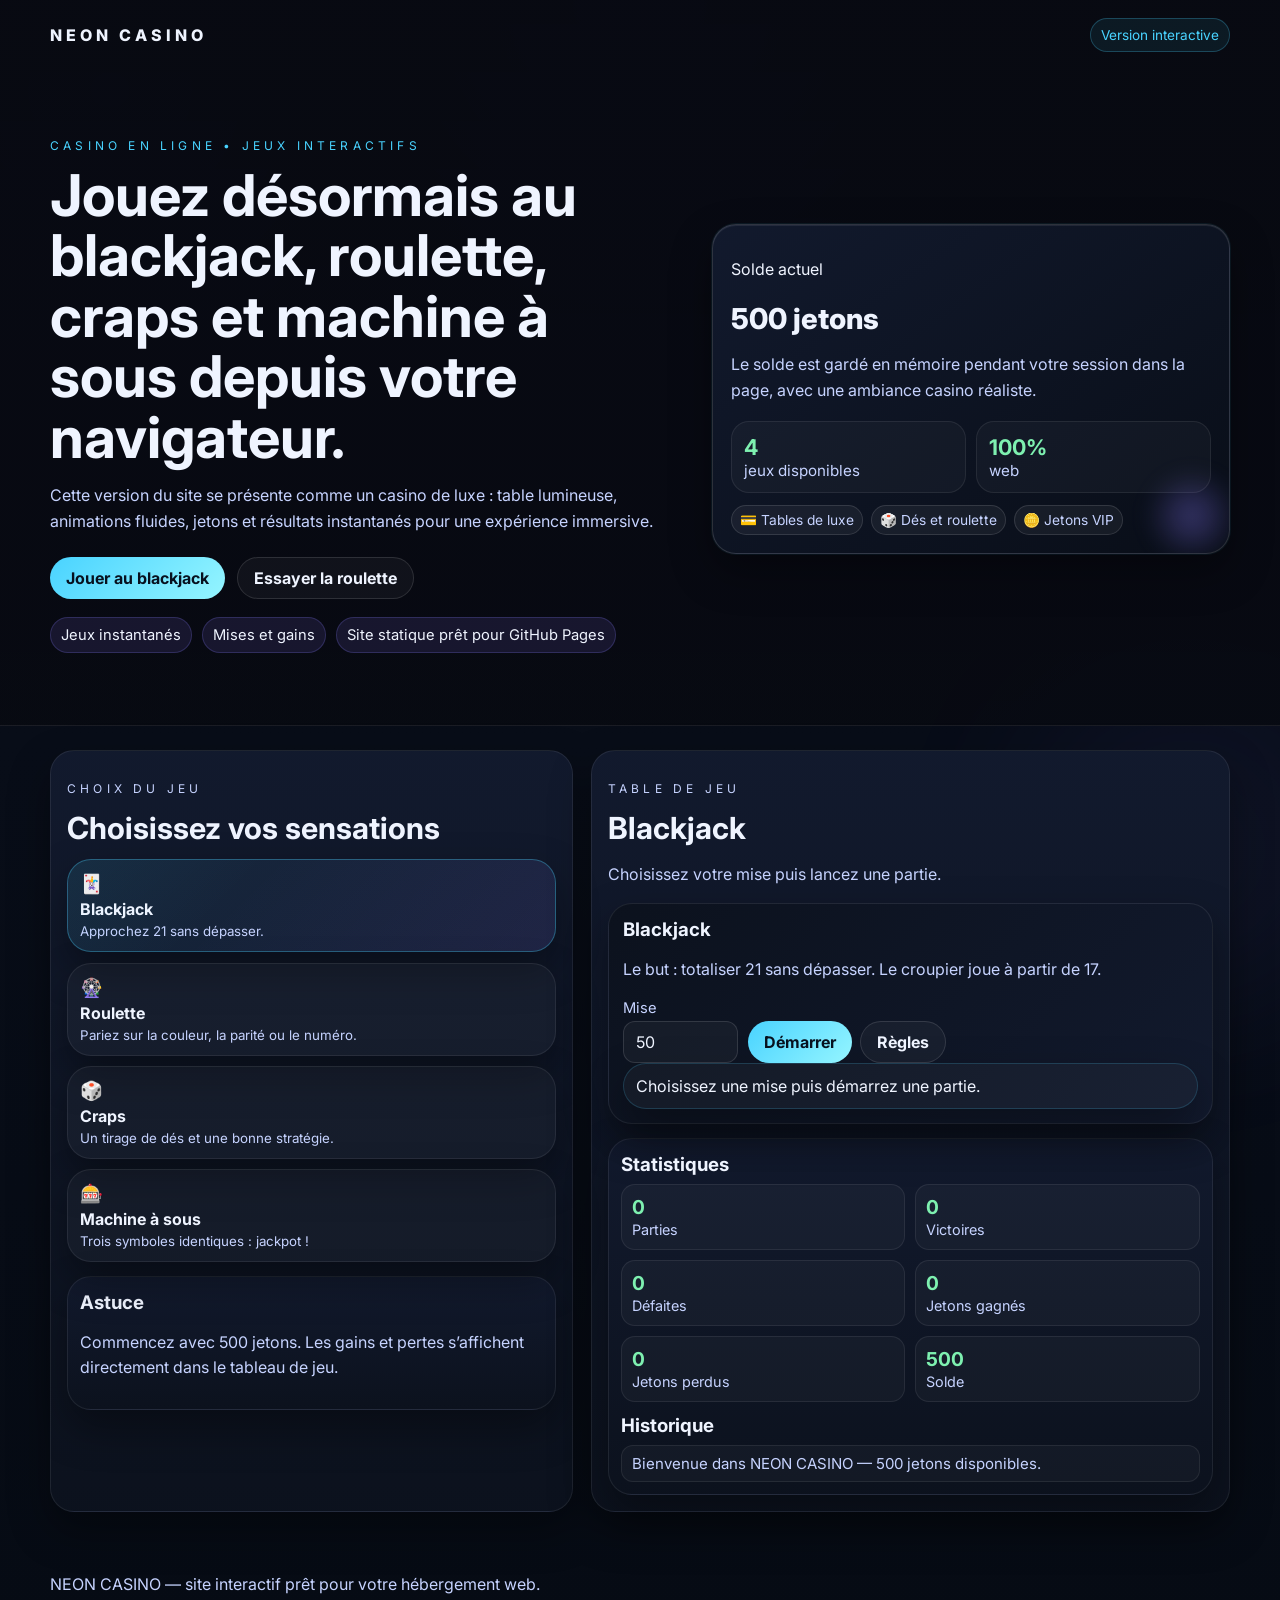
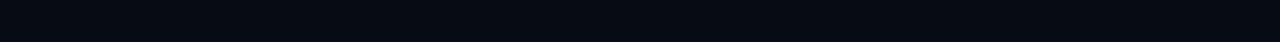
<file: index.html>
<!doctype html>
<html lang="fr">
  <head>
    <meta charset="UTF-8" />
    <meta name="viewport" content="width=device-width, initial-scale=1.0" />
    <title>NEON CASINO — Jeux interactifs</title>
    <meta
      name="description"
      content="Jouez au blackjack, à la roulette, au craps et à la machine à sous directement sur le site."
    />
    <link rel="preconnect" href="https://fonts.googleapis.com" />
    <link rel="preconnect" href="https://fonts.gstatic.com" crossorigin />
    <link
      href="https://fonts.googleapis.com/css2?family=Inter:wght@400;500;600;700;800&display=swap"
      rel="stylesheet"
    />
    <link rel="stylesheet" href="styles.css" />
  </head>
  <body>
    <header class="hero-shell">
      <nav class="topbar container">
        <a class="brand" href="#top">NEON CASINO</a>
        <span class="badge">Version interactive</span>
      </nav>

      <section class="hero container" id="top">
        <div class="hero-copy">
          <p class="eyebrow">Casino en ligne • jeux interactifs</p>
          <h1>Jouez désormais au blackjack, roulette, craps et machine à sous depuis votre navigateur.</h1>
          <p class="lede">
            Cette version du site se présente comme un casino de luxe : table lumineuse,
            animations fluides, jetons et résultats instantanés pour une expérience immersive.
          </p>
          <div class="hero-actions">
            <button class="button button-primary" data-game="blackjack">Jouer au blackjack</button>
            <button class="button button-secondary" data-game="roulette">Essayer la roulette</button>
          </div>
          <ul class="pill-list">
            <li>Jeux instantanés</li>
            <li>Mises et gains</li>
            <li>Site statique prêt pour GitHub Pages</li>
          </ul>
        </div>

        <aside class="hero-card">
          <p class="mini-label">Solde actuel</p>
          <div class="balance-chip"><span id="balanceValue">500</span> jetons</div>
          <p class="muted">Le solde est gardé en mémoire pendant votre session dans la page, avec une ambiance casino réaliste.</p>
          <div class="mini-grid">
            <article>
              <strong>4</strong>
              <span>jeux disponibles</span>
            </article>
            <article>
              <strong>100%</strong>
              <span>web</span>
            </article>
          </div>
          <div class="chip-strip" aria-label="Ambiance de casino">
            <span>💳 Tables de luxe</span>
            <span>🎲 Dés et roulette</span>
            <span>🪙 Jetons VIP</span>
          </div>
        </aside>
      </section>
    </header>

    <main class="container page-grid">
      <section class="panel left-panel">
        <div class="panel-heading">
          <p class="eyebrow">Choix du jeu</p>
          <h2>Choisissez vos sensations</h2>
        </div>

        <div class="game-list">
          <button class="game-card active" data-game="blackjack">
            <span class="game-icon">🃏</span>
            <strong>Blackjack</strong>
            <small>Approchez 21 sans dépasser.</small>
          </button>
          <button class="game-card" data-game="roulette">
            <span class="game-icon">🎡</span>
            <strong>Roulette</strong>
            <small>Pariez sur la couleur, la parité ou le numéro.</small>
          </button>
          <button class="game-card" data-game="craps">
            <span class="game-icon">🎲</span>
            <strong>Craps</strong>
            <small>Un tirage de dés et une bonne stratégie.</small>
          </button>
          <button class="game-card" data-game="slots">
            <span class="game-icon">🎰</span>
            <strong>Machine à sous</strong>
            <small>Trois symboles identiques : jackpot !</small>
          </button>
        </div>

        <article class="info-card">
          <h3>Astuce</h3>
          <p>Commencez avec 500 jetons. Les gains et pertes s’affichent directement dans le tableau de jeu.</p>
        </article>
      </section>

      <section class="panel main-panel">
        <div class="panel-heading">
          <p class="eyebrow">Table de jeu</p>
          <h2 id="gameTitle">Blackjack</h2>
          <p id="gameIntro" class="muted">Choisissez votre mise et cliquez sur « Démarrer ».</p>
        </div>

        <div id="gameArea" class="game-shell"></div>

        <article class="status-card">
          <h3>Statistiques</h3>
          <div id="statsGrid" class="stats-grid"></div>
          <h3>Historique</h3>
          <ul id="historyList" class="history-list"></ul>
        </article>
      </section>
    </main>

    <footer class="footer container">
      <p>NEON CASINO — site interactif prêt pour votre hébergement web.</p>
    </footer>

    <script src="script.js"></script>
  </body>
</html>
</file>
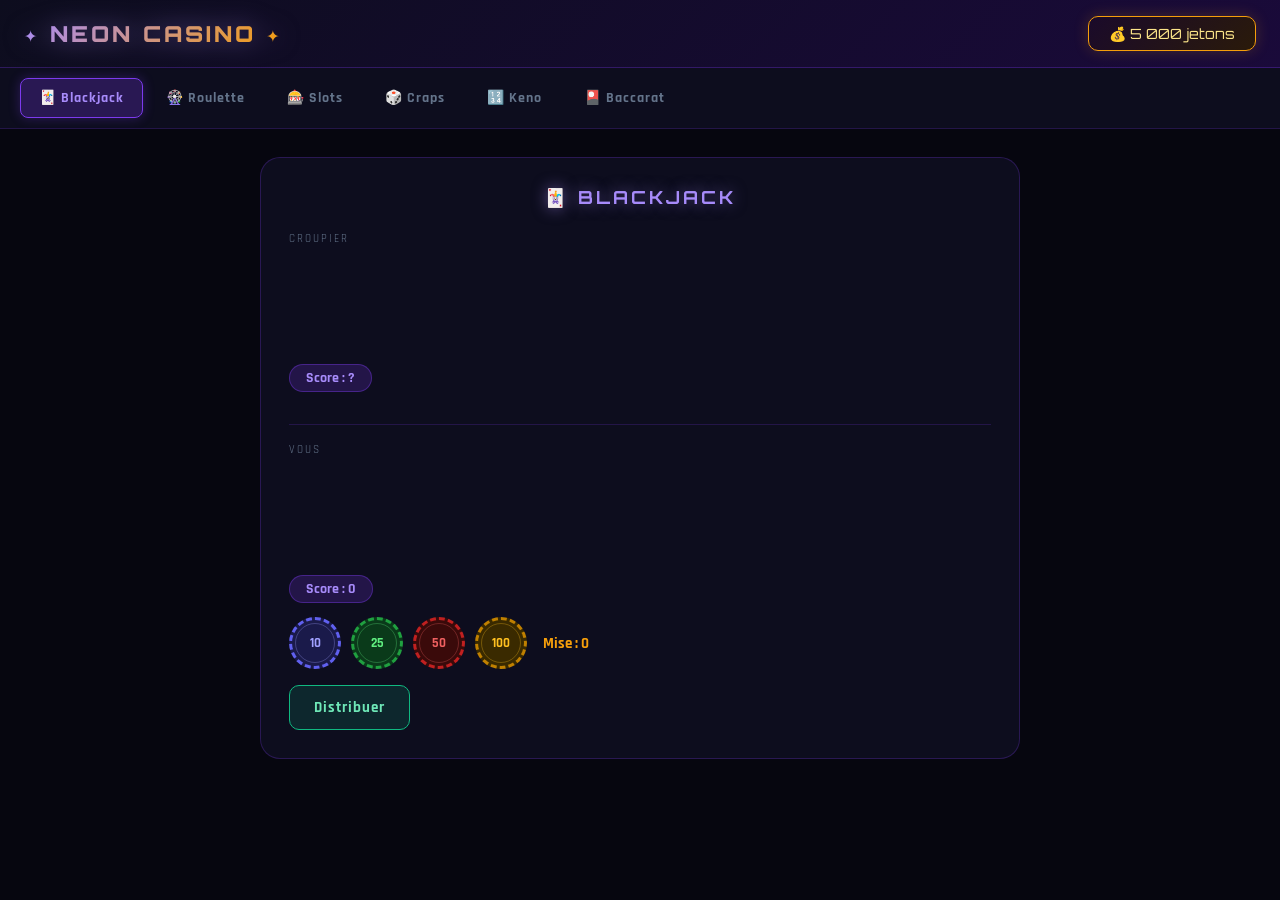
<file: index copy.html>
<!DOCTYPE html>
<html lang="fr">
<head>
<meta charset="UTF-8">
<meta name="viewport" content="width=device-width, initial-scale=1.0">
<title>Neon Casino</title>
<style>
@import url('https://fonts.googleapis.com/css2?family=Orbitron:wght@400;700;900&family=Rajdhani:wght@400;600;700&display=swap');

:root {
  --bg:       #06060f;
  --bg2:      #0d0d1e;
  --bg3:      #12122a;
  --purple:   #7c3aed;
  --purple2:  #a78bfa;
  --gold:     #f59e0b;
  --gold2:    #fde68a;
  --green:    #10b981;
  --green2:   #6ee7b7;
  --red:      #ef4444;
  --red2:     #fca5a5;
  --cyan:     #06b6d4;
  --pink:     #ec4899;
  --text:     #e2e8f0;
  --muted:    #64748b;
}

* { box-sizing: border-box; margin: 0; padding: 0; }

body {
  background: var(--bg);
  color: var(--text);
  font-family: 'Rajdhani', sans-serif;
  min-height: 100vh;
  overflow-x: hidden;
}

/* HEADER */
.header {
  background: linear-gradient(135deg, #0d0d1e 0%, #1a0a3a 100%);
  border-bottom: 1px solid rgba(124,58,237,0.3);
  padding: 16px 24px;
  display: flex; justify-content: space-between; align-items: center;
  position: sticky; top: 0; z-index: 100;
  backdrop-filter: blur(10px);
}
.logo {
  font-family: 'Orbitron', monospace;
  font-size: 22px; font-weight: 900;
  background: linear-gradient(135deg, var(--purple2), var(--gold));
  -webkit-background-clip: text; -webkit-text-fill-color: transparent;
  letter-spacing: 3px;
  text-shadow: none;
  filter: drop-shadow(0 0 12px rgba(167,139,250,0.5));
}
.balance {
  background: linear-gradient(135deg, #1a0a2a, #2a1a0a);
  border: 1px solid var(--gold);
  border-radius: 10px; padding: 8px 20px;
  font-family: 'Orbitron', monospace;
  font-size: 14px; color: var(--gold2);
  box-shadow: 0 0 15px rgba(245,158,11,0.2);
}

/* NAV */
.nav {
  background: var(--bg2);
  border-bottom: 1px solid rgba(124,58,237,0.2);
  display: flex; gap: 4px; padding: 10px 20px; flex-wrap: wrap;
}
.nav-btn {
  padding: 10px 18px; border-radius: 8px;
  border: 1px solid transparent;
  background: transparent; color: var(--muted);
  cursor: pointer; font-family: 'Rajdhani', sans-serif;
  font-size: 14px; font-weight: 700; letter-spacing: 1px;
  transition: all 0.25s;
}
.nav-btn:hover { background: rgba(124,58,237,0.15); color: var(--purple2); border-color: rgba(124,58,237,0.3); }
.nav-btn.active { background: rgba(124,58,237,0.25); border-color: var(--purple); color: var(--purple2); box-shadow: 0 0 12px rgba(124,58,237,0.3); }

.game-area { padding: 28px 20px; max-width: 800px; margin: 0 auto; }

/* SHARED */
.game-panel {
  background: var(--bg2);
  border: 1px solid rgba(124,58,237,0.25);
  border-radius: 20px; padding: 28px;
}
.panel-title {
  font-family: 'Orbitron', monospace;
  font-size: 18px; font-weight: 700;
  color: var(--purple2); text-align: center;
  letter-spacing: 3px; margin-bottom: 24px;
  text-shadow: 0 0 15px rgba(167,139,250,0.5);
}
.chips-row { display: flex; gap: 10px; align-items: center; flex-wrap: wrap; margin-bottom: 16px; }
.chip {
  width: 52px; height: 52px; border-radius: 50%;
  border: 3px dashed; display: flex; align-items: center; justify-content: center;
  font-weight: 900; font-size: 13px; cursor: pointer;
  transition: all 0.2s; position: relative; user-select: none;
}
.chip::before {
  content: ''; position: absolute; inset: 3px;
  border-radius: 50%; border: 1px solid currentColor; opacity: 0.3;
}
.chip:hover { transform: scale(1.15) rotate(5deg); filter: brightness(1.3); }
.chip.c10  { background: #1a1a4a; border-color: #6060ef; color: #a0a0ff; }
.chip.c25  { background: #0a3a1a; border-color: #20a040; color: #60ef80; }
.chip.c50  { background: #3a0a0a; border-color: #c02020; color: #ef6060; }
.chip.c100 { background: #3a2a00; border-color: #c08000; color: #ffc020; }
.bet-label { color: var(--gold); font-size: 15px; font-weight: 700; margin-left: 6px; }
.btn {
  padding: 12px 24px; border-radius: 10px; border: 1px solid;
  cursor: pointer; font-family: 'Rajdhani', sans-serif;
  font-size: 15px; font-weight: 700; letter-spacing: 1px;
  transition: all 0.2s;
}
.btn:hover { transform: translateY(-2px); filter: brightness(1.2); }
.btn:active { transform: translateY(0); }
.btn-purple { background: rgba(124,58,237,0.2); border-color: var(--purple); color: var(--purple2); box-shadow: 0 0 10px rgba(124,58,237,0.2); }
.btn-green  { background: rgba(16,185,129,0.15); border-color: var(--green); color: var(--green2); }
.btn-red    { background: rgba(239,68,68,0.15); border-color: var(--red); color: var(--red2); }
.btn-gray   { background: rgba(100,116,139,0.15); border-color: var(--muted); color: #94a3b8; }
.btn-gold   { background: rgba(245,158,11,0.15); border-color: var(--gold); color: var(--gold2); }
.btns-row { display: flex; gap: 10px; flex-wrap: wrap; }
.result-box {
  text-align: center; font-size: 20px; font-weight: 700;
  padding: 16px; border-radius: 12px; margin-top: 18px;
  display: none; font-family: 'Orbitron', monospace; letter-spacing: 1px;
}
.res-win  { background: rgba(16,185,129,0.1); border: 1px solid var(--green); color: var(--green2); display: block; animation: glow-green 0.5s ease; }
.res-lose { background: rgba(239,68,68,0.1); border: 1px solid var(--red); color: var(--red2); display: block; }
.res-push { background: rgba(245,158,11,0.1); border: 1px solid var(--gold); color: var(--gold2); display: block; }
@keyframes glow-green { 0%{box-shadow:0 0 0 rgba(16,185,129,0)} 50%{box-shadow:0 0 30px rgba(16,185,129,0.5)} 100%{box-shadow:0 0 10px rgba(16,185,129,0.2)} }
.divider { border-top: 1px solid rgba(124,58,237,0.2); margin: 18px 0; }
.section-lbl { font-size: 11px; color: var(--muted); text-transform: uppercase; letter-spacing: 2px; margin-bottom: 8px; }

/* CARDS */
.cards-area { display: flex; gap: 10px; flex-wrap: wrap; min-height: 100px; margin-bottom: 10px; }
.playing-card {
  width: 65px; height: 95px; border-radius: 10px;
  background: #fff; border: 2px solid #e2e8f0;
  display: flex; align-items: center; justify-content: center;
  font-size: 18px; font-weight: 900; color: #111;
  box-shadow: 0 4px 15px rgba(0,0,0,0.5);
  animation: card-deal 0.3s ease;
  flex-shrink: 0;
}
@keyframes card-deal { from{transform:translateY(-20px) rotate(-5deg);opacity:0} to{transform:none;opacity:1} }
.playing-card.red-card { color: #dc2626; }
.playing-card.card-back {
  background: linear-gradient(135deg, #2a0a5a, #1a0a3a);
  border-color: var(--purple); color: transparent;
  background-image: repeating-linear-gradient(45deg, rgba(124,58,237,0.1) 0px, rgba(124,58,237,0.1) 2px, transparent 2px, transparent 8px);
}
.score-pill {
  display: inline-block;
  background: rgba(124,58,237,0.2); border: 1px solid rgba(124,58,237,0.4);
  color: var(--purple2); border-radius: 20px;
  padding: 4px 16px; font-size: 14px; font-weight: 700; margin-bottom: 14px;
}

/* ======================== ROULETTE ======================== */
.roulette-wrap {
  display: flex; justify-content: center;
  margin-bottom: 22px; position: relative;
}
#rouletteCanvas {
  border-radius: 50%;
  filter: drop-shadow(0 0 20px rgba(124,58,237,0.4));
}
.roulette-result {
  position: absolute; top: 50%; left: 50%;
  transform: translate(-50%,-50%);
  background: var(--bg); border: 3px solid var(--purple);
  border-radius: 50%; width: 70px; height: 70px;
  display: flex; align-items: center; justify-content: center;
  font-family: 'Orbitron', monospace;
  font-size: 20px; font-weight: 900; color: var(--purple2);
  box-shadow: 0 0 20px rgba(124,58,237,0.4);
  pointer-events: none;
}
.roul-outside { display: flex; gap: 6px; flex-wrap: wrap; margin-bottom: 10px; }
.roul-out-btn {
  padding: 8px 14px; border-radius: 7px;
  border: 1px solid rgba(124,58,237,0.3);
  background: var(--bg3); color: var(--muted);
  cursor: pointer; font-size: 13px; font-weight: 700;
  transition: all 0.2s; letter-spacing: 1px;
}
.roul-out-btn:hover, .roul-out-btn.sel { border-color: var(--purple); background: rgba(124,58,237,0.2); color: var(--purple2); }
.roul-grid { display: grid; grid-template-columns: repeat(7,1fr); gap: 4px; margin-bottom: 14px; }
.roul-num {
  padding: 8px 2px; border-radius: 5px; text-align: center;
  cursor: pointer; font-size: 12px; font-weight: 700;
  border: 1px solid rgba(100,116,139,0.3); color: var(--text);
  transition: all 0.15s; user-select: none;
}
.roul-num:hover { border-color: var(--purple2); transform: scale(1.05); }
.roul-num.sel { border-color: var(--purple2); background: rgba(124,58,237,0.3); color: #fff; }
.roul-num.rr { background: rgba(220,38,38,0.3); border-color: rgba(220,38,38,0.5); }
.roul-num.rb { background: rgba(30,30,60,0.5); }
.roul-num.rg { background: rgba(16,185,129,0.3); border-color: rgba(16,185,129,0.5); color: var(--green2); }

/* ======================== SLOTS ======================== */
.slot-machine-body {
  background: linear-gradient(180deg, #1a0a3a 0%, #0a0a1a 100%);
  border: 3px solid var(--purple);
  border-radius: 24px; padding: 24px;
  box-shadow: 0 0 30px rgba(124,58,237,0.3), inset 0 0 30px rgba(0,0,0,0.5);
  max-width: 420px; margin: 0 auto; text-align: center;
}
.slot-screen {
  background: #000; border: 3px solid rgba(124,58,237,0.5);
  border-radius: 16px; padding: 16px;
  margin-bottom: 20px;
  box-shadow: inset 0 0 20px rgba(0,0,0,0.8);
  display: flex; gap: 10px; justify-content: center;
}
.slot-reel-window {
  width: 90px; height: 90px;
  overflow: hidden; position: relative;
  background: #0a0a14; border-radius: 10px;
  border: 1px solid rgba(124,58,237,0.4);
}
.slot-reel-strip {
  display: flex; flex-direction: column;
  transition: transform 0.1s;
  position: absolute; width: 100%;
}
.slot-symbol {
  height: 90px; display: flex; align-items: center; justify-content: center;
  font-size: 48px; flex-shrink: 0;
}
.slot-lights {
  display: flex; justify-content: space-around; margin-bottom: 14px;
}
.slot-light {
  width: 12px; height: 12px; border-radius: 50%;
  background: var(--muted); transition: all 0.3s;
}
.slot-light.on { background: var(--gold); box-shadow: 0 0 8px var(--gold); }
.slot-win-line {
  height: 3px; background: transparent;
  border-radius: 2px; margin: -4px 0 8px;
  transition: all 0.3s;
}
.slot-win-line.active { background: linear-gradient(90deg, transparent, var(--gold), transparent); box-shadow: 0 0 10px var(--gold); }
.slot-paytable { display: grid; grid-template-columns: 1fr 1fr; gap: 6px; margin-bottom: 18px; text-align: left; }
.slot-pay-row { font-size: 13px; color: var(--muted); }
.slot-pay-row span { color: var(--purple2); }

/* ======================== CRAPS ======================== */
.craps-table-felt {
  background: radial-gradient(ellipse at center, #0d2a0d 0%, #071507 100%);
  border: 3px solid rgba(16,185,129,0.3);
  border-radius: 20px; padding: 24px;
}
.dice-container { display: flex; gap: 24px; justify-content: center; margin: 20px 0; }
.die-3d {
  width: 80px; height: 80px;
  background: linear-gradient(135deg, #f8f8f8, #e0e0e0);
  border-radius: 14px;
  border: 2px solid #ccc;
  box-shadow: 4px 4px 12px rgba(0,0,0,0.6), inset -2px -2px 6px rgba(0,0,0,0.1);
  display: grid; grid-template-columns: 1fr 1fr 1fr;
  grid-template-rows: 1fr 1fr 1fr; padding: 10px; gap: 4px;
  transition: all 0.15s;
}
.die-3d.rolling { animation: die-roll 0.1s infinite; }
@keyframes die-roll {
  0%  { transform: rotate(0deg)   scale(1.05); }
  25% { transform: rotate(90deg)  scale(0.95); }
  50% { transform: rotate(180deg) scale(1.05); }
  75% { transform: rotate(270deg) scale(0.95); }
  100%{ transform: rotate(360deg) scale(1.05); }
}
.pip { border-radius: 50%; background: #1a0a0a; }
.pip.off { background: transparent; }
.craps-point-display {
  background: rgba(16,185,129,0.1); border: 2px solid rgba(16,185,129,0.3);
  border-radius: 12px; padding: 14px; text-align: center; margin-bottom: 16px;
}
.craps-point-num { font-family: 'Orbitron', monospace; font-size: 36px; font-weight: 900; color: var(--gold); }
.craps-point-lbl { font-size: 12px; color: var(--muted); letter-spacing: 2px; text-transform: uppercase; }
.craps-total-display {
  text-align: center; font-family: 'Orbitron', monospace;
  font-size: 28px; font-weight: 900; color: var(--gold2);
  margin-bottom: 16px; min-height: 40px;
}
.craps-bets-grid { display: grid; grid-template-columns: 1fr 1fr; gap: 10px; margin-bottom: 16px; }
.craps-bet-opt {
  padding: 12px; border-radius: 10px;
  border: 1px solid rgba(100,116,139,0.3);
  background: rgba(13,13,30,0.5);
  cursor: pointer; text-align: center; transition: all 0.2s;
}
.craps-bet-opt:hover { border-color: var(--purple2); background: rgba(124,58,237,0.15); }
.craps-bet-opt.sel { border-color: var(--green); background: rgba(16,185,129,0.15); }
.craps-bet-opt.dis { opacity: 0.35; pointer-events: none; }
.craps-bet-name { font-weight: 700; color: var(--text); font-size: 14px; }
.craps-bet-desc { font-size: 11px; color: var(--muted); margin-top: 3px; }

/* ======================== KENO ======================== */
.keno-panel { background: linear-gradient(135deg, #1a040a, #0a0412); border: 2px solid rgba(236,72,153,0.3); border-radius: 20px; padding: 24px; }
.keno-grid { display: grid; grid-template-columns: repeat(10,1fr); gap: 5px; margin-bottom: 16px; }
.keno-ball {
  aspect-ratio: 1; border-radius: 50%;
  border: 2px solid rgba(236,72,153,0.3);
  background: rgba(30,4,20,0.8);
  display: flex; align-items: center; justify-content: center;
  font-size: 12px; font-weight: 700; color: #c080a0;
  cursor: pointer; transition: all 0.2s; user-select: none;
}
.keno-ball:hover { border-color: var(--pink); transform: scale(1.1); }
.keno-ball.sel { border-color: var(--pink); background: rgba(236,72,153,0.25); color: #fbbfda; box-shadow: 0 0 8px rgba(236,72,153,0.3); }
.keno-ball.drawn { border-color: var(--gold); background: rgba(245,158,11,0.2); color: var(--gold2); animation: keno-pop 0.3s ease; }
.keno-ball.hit { border-color: var(--green); background: rgba(16,185,129,0.25); color: var(--green2); box-shadow: 0 0 10px rgba(16,185,129,0.4); animation: keno-pop 0.3s ease; }
@keyframes keno-pop { 0%{transform:scale(1)} 50%{transform:scale(1.3)} 100%{transform:scale(1)} }
.keno-payouts { display: grid; grid-template-columns: repeat(6,1fr); gap: 6px; margin-bottom: 16px; }
.keno-pay-cell { text-align: center; background: rgba(236,72,153,0.08); border-radius: 6px; padding: 6px 2px; }
.keno-pay-hits { font-size: 12px; color: var(--pink); font-weight: 700; }
.keno-pay-mult { font-size: 12px; color: var(--gold); }

/* ======================== BACCARAT ======================== */
.bacc-felt {
  background: radial-gradient(ellipse, #061a0c 0%, #020a04 100%);
  border: 2px solid rgba(16,185,129,0.3);
  border-radius: 20px; padding: 24px;
}
.bacc-bets-row { display: flex; gap: 12px; justify-content: center; margin-bottom: 20px; flex-wrap: wrap; }
.bacc-bet-card {
  flex: 1; min-width: 120px; max-width: 160px;
  padding: 16px 12px; border-radius: 14px;
  border: 2px solid rgba(16,185,129,0.2);
  background: rgba(16,185,129,0.05);
  cursor: pointer; text-align: center; transition: all 0.25s;
}
.bacc-bet-card:hover { border-color: var(--green); background: rgba(16,185,129,0.12); transform: translateY(-2px); }
.bacc-bet-card.sel { border-color: var(--green2); background: rgba(16,185,129,0.2); box-shadow: 0 0 15px rgba(16,185,129,0.3); }
.bacc-bet-name { font-family: 'Orbitron', monospace; font-size: 13px; font-weight: 700; color: var(--green2); margin-bottom: 4px; }
.bacc-bet-odds { font-size: 12px; color: var(--muted); }
.bacc-hands { display: grid; grid-template-columns: 1fr 1fr; gap: 16px; margin: 16px 0; }
.bacc-hand-box { background: rgba(0,0,0,0.3); border: 1px solid rgba(16,185,129,0.2); border-radius: 12px; padding: 14px; text-align: center; }
.bacc-hand-lbl { font-size: 11px; color: var(--green); text-transform: uppercase; letter-spacing: 2px; margin-bottom: 10px; }
.bacc-hand-score { font-family: 'Orbitron', monospace; font-size: 32px; font-weight: 900; color: var(--green2); margin-top: 8px; }
</style>
</head>
<body>

<div class="header">
  <div class="logo">✦ NEON CASINO ✦</div>
  <div class="balance">💰 <span id="bal">5 000</span> jetons</div>
</div>

<div class="nav">
  <button class="nav-btn active" onclick="go('bj')">🃏 Blackjack</button>
  <button class="nav-btn" onclick="go('roulette')">🎡 Roulette</button>
  <button class="nav-btn" onclick="go('slot')">🎰 Slots</button>
  <button class="nav-btn" onclick="go('craps')">🎲 Craps</button>
  <button class="nav-btn" onclick="go('keno')">🔢 Keno</button>
  <button class="nav-btn" onclick="go('baccarat')">🎴 Baccarat</button>
</div>

<div class="game-area" id="gameArea"></div>

<script>
/* ─── GLOBAL ─── */
var balance = 5000;
function setBal(v){ balance=v; document.getElementById('bal').textContent=balance.toLocaleString('fr'); }
function addBal(v){ setBal(balance+v); }
function go(g){
  document.querySelectorAll('.nav-btn').forEach(function(b,i){
    b.classList.toggle('active',['bj','roulette','slot','craps','keno','baccarat'][i]===g);
  });
  var a=document.getElementById('gameArea');
  if(g==='bj')       { a.innerHTML=bjHTML();       initBJ(); }
  if(g==='roulette') { a.innerHTML=roulHTML();      initRoul(); }
  if(g==='slot')     { a.innerHTML=slotHTML();      initSlot(); }
  if(g==='craps')    { a.innerHTML=crapsHTML();     initCraps(); }
  if(g==='keno')     { a.innerHTML=kenoHTML(); }
  if(g==='baccarat') { a.innerHTML=baccHTML();      initBacc(); }
}

/* ─── DECK ─── */
var SUITS=['♠','♥','♦','♣'], RANKS=['A','2','3','4','5','6','7','8','9','10','J','Q','K'];
function newDeck(){
  var d=[];
  SUITS.forEach(function(s){RANKS.forEach(function(r){d.push({r:r,s:s});});});
  for(var i=d.length-1;i>0;i--){var j=Math.floor(Math.random()*(i+1));var t=d[i];d[i]=d[j];d[j]=t;}
  return d;
}
function rVal(c){if(c.r==='A')return 11;if('JQK'.includes(c.r))return 10;return parseInt(c.r);}
function hScore(h){var s=0,a=0;h.forEach(function(c){s+=rVal(c);if(c.r==='A')a++;});while(s>21&&a>0){s-=10;a--;}return s;}
function cardEl(c,back){
  var d=document.createElement('div');
  if(back){d.className='playing-card card-back';return d;}
  d.className='playing-card'+(['♥','♦'].includes(c.s)?' red-card':'');
  d.textContent=c.r+c.s; return d;
}

/* ═══════════════════════════════════════
   BLACKJACK
═══════════════════════════════════════ */
var bj={};
function bjHTML(){
  return '<div class="game-panel">'+
    '<div class="panel-title">🃏 BLACKJACK</div>'+
    '<div class="section-lbl">Croupier</div>'+
    '<div class="cards-area" id="bjDC"></div>'+
    '<div class="score-pill" id="bjDS">Score : ?</div>'+
    '<div class="divider"></div>'+
    '<div class="section-lbl">Vous</div>'+
    '<div class="cards-area" id="bjPC"></div>'+
    '<div class="score-pill" id="bjPS">Score : 0</div>'+
    '<div class="chips-row">'+
      '<div class="chip c10" onclick="bjBet(10)">10</div>'+
      '<div class="chip c25" onclick="bjBet(25)">25</div>'+
      '<div class="chip c50" onclick="bjBet(50)">50</div>'+
      '<div class="chip c100" onclick="bjBet(100)">100</div>'+
      '<span class="bet-label">Mise : <span id="bjM">0</span></span>'+
    '</div>'+
    '<div class="btns-row">'+
      '<button class="btn btn-green" id="bjDeal" onclick="bjDeal()">Distribuer</button>'+
      '<button class="btn btn-purple" id="bjHit" onclick="bjHit()" style="display:none">Tirer</button>'+
      '<button class="btn btn-red" id="bjStand" onclick="bjStand()" style="display:none">Rester</button>'+
      '<button class="btn btn-gray" id="bjNew" onclick="bjNew()" style="display:none">Nouveau</button>'+
    '</div>'+
    '<div class="result-box" id="bjRes"></div>'+
  '</div>';
}
function initBJ(){ bj={deck:newDeck(),p:[],d:[],bet:0,phase:'bet'}; }
function bjBet(n){ if(bj.phase!=='bet')return; if(n>balance)return; bj.bet+=n; addBal(-n); document.getElementById('bjM').textContent=bj.bet; }
function bjDeal(){
  if(bj.bet===0)return alert('Misez d\'abord !');
  bj.phase='play';
  bj.p=[bj.deck.pop(),bj.deck.pop()]; bj.d=[bj.deck.pop(),bj.deck.pop()];
  bjRender(true);
  document.getElementById('bjDeal').style.display='none';
  document.getElementById('bjHit').style.display='';
  document.getElementById('bjStand').style.display='';
  if(hScore(bj.p)===21) bjStand();
}
function bjHit(){ bj.p.push(bj.deck.pop()); bjRender(true); if(hScore(bj.p)>21) bjEnd('bust'); }
function bjStand(){ bjRender(false); while(hScore(bj.d)<17) bj.d.push(bj.deck.pop()); bjRender(false); var p=hScore(bj.p),d=hScore(bj.d); if(d>21||p>d) bjEnd('win'); else if(p===d) bjEnd('push'); else bjEnd('lose'); }
function bjRender(hide){
  var dc=document.getElementById('bjDC'), pc=document.getElementById('bjPC');
  dc.innerHTML=''; bj.d.forEach(function(c,i){ dc.appendChild(cardEl(c,hide&&i===1)); });
  pc.innerHTML=''; bj.p.forEach(function(c){ pc.appendChild(cardEl(c)); });
  document.getElementById('bjPS').textContent='Score : '+hScore(bj.p);
  document.getElementById('bjDS').textContent=hide?'Score : ?':'Score : '+hScore(bj.d);
}
function bjEnd(r){
  bj.phase='done';
  document.getElementById('bjHit').style.display='none';
  document.getElementById('bjStand').style.display='none';
  document.getElementById('bjNew').style.display='';
  var el=document.getElementById('bjRes'); el.className='result-box';
  if(r==='win'){ addBal(bj.bet*2); el.textContent='🏆 GAGNÉ ! +'+bj.bet+' jetons'; el.classList.add('res-win'); }
  else if(r==='bust'){ el.textContent='💥 BUST ! -'+bj.bet+' jetons'; el.classList.add('res-lose'); }
  else if(r==='lose'){ el.textContent='😞 PERDU ! -'+bj.bet+' jetons'; el.classList.add('res-lose'); }
  else { addBal(bj.bet); el.textContent='🤝 ÉGALITÉ ! Remboursé'; el.classList.add('res-push'); }
}
function bjNew(){
  initBJ();
  document.getElementById('bjDC').innerHTML='';
  document.getElementById('bjPC').innerHTML='';
  document.getElementById('bjPS').textContent='Score : 0';
  document.getElementById('bjDS').textContent='Score : ?';
  document.getElementById('bjM').textContent='0';
  document.getElementById('bjDeal').style.display='';
  document.getElementById('bjHit').style.display='none';
  document.getElementById('bjStand').style.display='none';
  document.getElementById('bjNew').style.display='none';
  document.getElementById('bjRes').className='result-box';
}

/* ═══════════════════════════════════════
   ROULETTE — vraie roue Canvas animée
═══════════════════════════════════════ */
var roul={bet:0,type:null,val:null,spin:false,angle:0,animId:null};
var RNUMS=[0,32,15,19,4,21,2,25,17,34,6,27,13,36,11,30,8,23,10,5,24,16,33,1,20,14,31,9,22,18,29,7,28,12,35,3,26];
var RREDS=new Set([1,3,5,7,9,12,14,16,18,19,21,23,25,27,30,32,34,36]);
function roulColor(n){ return n===0?'#1a7a3a':(RREDS.has(n)?'#8a1010':'#1a1a3a'); }
function roulHTML(){
  var nums=''; for(var i=0;i<=36;i++){var cl=i===0?'rg':RREDS.has(i)?'rr':'rb'; nums+='<div class="roul-num '+cl+'" data-n="'+i+'" onclick="roulNum('+i+')">'+i+'</div>';}
  return '<div class="game-panel">'+
    '<div class="panel-title">🎡 ROULETTE</div>'+
    '<div class="roulette-wrap">'+
      '<canvas id="rouletteCanvas" width="250" height="250"></canvas>'+
      '<div class="roulette-result" id="roulRes">?</div>'+
    '</div>'+
    '<div class="roul-outside">'+
      '<button class="roul-out-btn" onclick="roulOut(\'color\',\'r\',this)">🔴 Rouge</button>'+
      '<button class="roul-out-btn" onclick="roulOut(\'color\',\'b\',this)">⚫ Noir</button>'+
      '<button class="roul-out-btn" onclick="roulOut(\'parity\',\'e\',this)">Pair</button>'+
      '<button class="roul-out-btn" onclick="roulOut(\'parity\',\'o\',this)">Impair</button>'+
      '<button class="roul-out-btn" onclick="roulOut(\'half\',\'l\',this)">1-18</button>'+
      '<button class="roul-out-btn" onclick="roulOut(\'half\',\'h\',this)">19-36</button>'+
    '</div>'+
    '<div style="font-size:12px;color:var(--muted);margin-bottom:10px;" id="roulLbl">Choisissez un pari</div>'+
    '<div class="roul-grid">'+nums+'</div>'+
    '<div class="chips-row">'+
      '<div class="chip c10" onclick="roulBet(10)">10</div>'+
      '<div class="chip c25" onclick="roulBet(25)">25</div>'+
      '<div class="chip c50" onclick="roulBet(50)">50</div>'+
      '<div class="chip c100" onclick="roulBet(100)">100</div>'+
      '<span class="bet-label">Mise : <span id="roulM">0</span></span>'+
    '</div>'+
    '<div class="btns-row">'+
      '<button class="btn btn-purple" onclick="roulSpin()">🎡 Lancer</button>'+
      '<button class="btn btn-gray" onclick="roulClear()">Effacer</button>'+
    '</div>'+
    '<div class="result-box" id="roulMsg"></div>'+
  '</div>';
}
function initRoul(){
  roul={bet:0,type:null,val:null,spin:false,angle:0,animId:null};
  drawWheel(0); drawBall(0,0);
}
function drawWheel(angle){
  var cv=document.getElementById('rouletteCanvas'); if(!cv)return;
  var ctx=cv.getContext('2d'), cx=125,cy=125,r=118, arc=2*Math.PI/RNUMS.length;
  ctx.clearRect(0,0,250,250);
  // Outer ring
  ctx.beginPath(); ctx.arc(cx,cy,r+3,0,2*Math.PI);
  ctx.fillStyle='#2a1050'; ctx.fill();
  ctx.beginPath(); ctx.arc(cx,cy,r+3,0,2*Math.PI);
  ctx.strokeStyle='rgba(124,58,237,0.6)'; ctx.lineWidth=3; ctx.stroke();
  RNUMS.forEach(function(n,i){
    var start=i*arc+angle-Math.PI/2;
    ctx.beginPath(); ctx.moveTo(cx,cy);
    ctx.arc(cx,cy,r,start,start+arc); ctx.closePath();
    ctx.fillStyle=roulColor(n); ctx.fill();
    ctx.strokeStyle='rgba(124,58,237,0.3)'; ctx.lineWidth=0.5; ctx.stroke();
    ctx.save(); ctx.translate(cx,cy); ctx.rotate(start+arc/2);
    ctx.textAlign='right'; ctx.fillStyle='#ddd'; ctx.font='bold 9px Arial';
    ctx.fillText(n,r-5,3); ctx.restore();
  });
  // Center hub
  ctx.beginPath(); ctx.arc(cx,cy,22,0,2*Math.PI);
  var g=ctx.createRadialGradient(cx,cy,0,cx,cy,22);
  g.addColorStop(0,'#4a2090'); g.addColorStop(1,'#0a0a20');
  ctx.fillStyle=g; ctx.fill();
  ctx.strokeStyle='rgba(167,139,250,0.6)'; ctx.lineWidth=2; ctx.stroke();
}
function drawBall(angle,ballAngle){
  var cv=document.getElementById('rouletteCanvas'); if(!cv)return;
  var ctx=cv.getContext('2d'), cx=125,cy=125, br=98;
  drawWheel(angle);
  // Ball
  var bx=cx+Math.cos(ballAngle)*br, by=cy+Math.sin(ballAngle)*br;
  ctx.beginPath(); ctx.arc(bx,by,6,0,2*Math.PI);
  var g=ctx.createRadialGradient(bx-2,by-2,0,bx,by,6);
  g.addColorStop(0,'#ffffff'); g.addColorStop(1,'#cccccc');
  ctx.fillStyle=g; ctx.fill();
  ctx.strokeStyle='rgba(0,0,0,0.4)'; ctx.lineWidth=1; ctx.stroke();
}
function roulBet(n){ if(roul.spin)return; if(n>balance)return; roul.bet+=n; addBal(-n); document.getElementById('roulM').textContent=roul.bet; }
function roulNum(n){ if(roul.spin)return; roul.type='number';roul.val=n; document.querySelectorAll('.roul-num').forEach(function(e){e.classList.toggle('sel',parseInt(e.dataset.n)===n);}); document.querySelectorAll('.roul-out-btn').forEach(function(e){e.classList.remove('sel');}); document.getElementById('roulLbl').textContent='Numéro '+n+' — gain ×35'; }
function roulOut(type,val,btn){ if(roul.spin)return; roul.type=type;roul.val=val; document.querySelectorAll('.roul-out-btn').forEach(function(e){e.classList.remove('sel');}); btn.classList.add('sel'); document.querySelectorAll('.roul-num').forEach(function(e){e.classList.remove('sel');}); document.getElementById('roulLbl').textContent=btn.textContent+' — gain ×2'; }
function roulSpin(){
  if(roul.spin)return;
  if(roul.bet===0)return alert('Misez d\'abord !');
  if(!roul.type)return alert('Choisissez un pari !');
  roul.spin=true;
  var resultIdx=Math.floor(Math.random()*RNUMS.length);
  var result=RNUMS[resultIdx];
  var targetAngle=-(resultIdx*2*Math.PI/RNUMS.length); // where result lands
  var totalSpin=Math.PI*2*8+targetAngle; // 8 full turns + target
  var start=null, duration=5000;
  var wheelStart=roul.angle||0;
  var ballStart=Math.random()*Math.PI*2;
  function anim(ts){
    if(!start)start=ts;
    var prog=Math.min((ts-start)/duration,1);
    // Ease out cubic
    var ease=1-Math.pow(1-prog,4);
    var wAngle=wheelStart+totalSpin*ease;
    var ballR=95+Math.sin(prog*Math.PI)*20; // ball settles inward
    var ballAngle=ballStart-totalSpin*2*ease; // ball spins faster opposite
    document.getElementById('rouletteCanvas') && drawBall(wAngle, ballAngle*(1-ease*0.7));
    if(prog<1){ roul.animId=requestAnimationFrame(anim); }
    else{
      roul.angle=wAngle; roul.spin=false;
      drawBall(wAngle,targetAngle+Math.PI*1.5); // ball on result
      document.getElementById('roulRes').textContent=result;
      roulResolve(result);
    }
  }
  requestAnimationFrame(anim);
}
function roulResolve(result){
  var win=false,mult=0;
  if(roul.type==='number'){ win=roul.val===result; mult=35; }
  else if(roul.type==='color'){ win=result!==0&&(roul.val==='r'?RREDS.has(result):!RREDS.has(result)); mult=1; }
  else if(roul.type==='parity'){ win=result!==0&&(roul.val==='e'?result%2===0:result%2!==0); mult=1; }
  else if(roul.type==='half'){ win=roul.val==='l'?result>=1&&result<=18:result>=19&&result<=36; mult=1; }
  var el=document.getElementById('roulMsg'); el.className='result-box';
  if(win){ addBal(roul.bet*(mult+1)); el.textContent='✨ '+result+' — GAGNÉ ! +'+(roul.bet*mult)+' jetons'; el.classList.add('res-win'); }
  else{ el.textContent='❌ '+result+' — PERDU ! -'+roul.bet+' jetons'; el.classList.add('res-lose'); }
  roul.bet=0; roul.type=null; roul.val=null;
  document.getElementById('roulM').textContent=0;
  document.getElementById('roulLbl').textContent='Choisissez un pari';
  document.querySelectorAll('.roul-num,.roul-out-btn').forEach(function(e){e.classList.remove('sel');});
}
function roulClear(){ if(roul.spin)return; if(roul.bet>0){addBal(roul.bet);roul.bet=0;document.getElementById('roulM').textContent=0;} roul.type=null;roul.val=null; document.querySelectorAll('.roul-num,.roul-out-btn').forEach(function(e){e.classList.remove('sel');}); document.getElementById('roulMsg').className='result-box'; }

/* ═══════════════════════════════════════
   SLOTS — rouleaux animés
═══════════════════════════════════════ */
var SYMS=['🍒','🍋','🍊','🍇','⭐','💎','7️⃣','🎰'];
var PAYS={'🍒':2,'🍋':3,'🍊':4,'🍇':5,'⭐':8,'💎':15,'7️⃣':20,'🎰':50};
var slot={spinning:false,bet:10,reels:[0,0,0]};
function slotHTML(){
  return '<div class="game-panel">'+
    '<div class="panel-title">🎰 LUCKY REELS</div>'+
    '<div class="slot-machine-body">'+
      '<div class="slot-lights" id="slotLights">'+
        Array(8).fill('<div class="slot-light"></div>').join('')+
      '</div>'+
      '<div class="slot-screen">'+
        '<div class="slot-reel-window"><div class="slot-reel-strip" id="sr0">'+makeStrip()+'</div></div>'+
        '<div class="slot-reel-window"><div class="slot-reel-strip" id="sr1">'+makeStrip()+'</div></div>'+
        '<div class="slot-reel-window"><div class="slot-reel-strip" id="sr2">'+makeStrip()+'</div></div>'+
      '</div>'+
      '<div class="slot-win-line" id="slotWL"></div>'+
      '<div class="slot-paytable">'+
        Object.entries(PAYS).map(function(e){return '<div class="slot-pay-row"><span>'+e[0]+e[0]+e[0]+'</span> = ×'+e[1]+'</div>';}).join('')+
      '</div>'+
      '<div class="chips-row" style="justify-content:center;">'+
        '<div class="chip c10" onclick="slotSetBet(10)">10</div>'+
        '<div class="chip c25" onclick="slotSetBet(25)">25</div>'+
        '<div class="chip c50" onclick="slotSetBet(50)">50</div>'+
        '<div class="chip c100" onclick="slotSetBet(100)">100</div>'+
        '<span class="bet-label">Mise : <span id="slotM">10</span></span>'+
      '</div>'+
      '<button class="btn btn-purple" id="slotBtn" onclick="slotSpin()" style="width:100%;font-size:18px;padding:16px;margin-top:8px;letter-spacing:3px;">▶ SPIN</button>'+
    '</div>'+
    '<div class="result-box" id="slotRes"></div>'+
  '</div>';
}
function makeStrip(){
  var syms=[...SYMS,...SYMS,...SYMS];
  for(var i=syms.length-1;i>0;i--){var j=Math.floor(Math.random()*(i+1));var t=syms[i];syms[i]=syms[j];syms[j]=t;}
  return syms.map(function(s){return '<div class="slot-symbol">'+s+'</div>';}).join('');
}
function slotSetBet(n){ if(slot.spinning)return; slot.bet=n; document.getElementById('slotM').textContent=n; }
function flashLights(on){
  document.querySelectorAll('.slot-light').forEach(function(l,i){
    setTimeout(function(){ l.classList.toggle('on',on); }, i*60);
  });
}
function slotSpin(){
  if(slot.spinning)return;
  if(slot.bet>balance)return alert('Solde insuffisant !');
  addBal(-slot.bet); slot.spinning=true;
  document.getElementById('slotBtn').textContent='⏳';
  document.getElementById('slotRes').className='result-box';
  document.getElementById('slotWL').classList.remove('active');
  flashLights(true);
  var results=[], stopped=0;
  [0,1,2].forEach(function(i){
    var strip=document.getElementById('sr'+i);
    strip.innerHTML=makeStrip();
    var sym=SYMS[Math.floor(Math.random()*SYMS.length)];
    results[i]=sym;
    var frames=0, maxFrames=15+(i*8);
    var iv=setInterval(function(){
      strip.style.transform='translateY(-'+(frames*90)+'px)';
      frames++;
      if(frames>=maxFrames){
        clearInterval(iv);
        // Set final symbol
        strip.innerHTML='<div class="slot-symbol">'+sym+'</div>';
        strip.style.transform='translateY(0)';
        stopped++;
        if(stopped===3){
          slot.spinning=false;
          document.getElementById('slotBtn').textContent='▶ SPIN';
          slotResolve(results);
        }
      }
    },80);
  });
}
function slotResolve(res){
  flashLights(false);
  var el=document.getElementById('slotRes'); el.className='result-box';
  if(res[0]===res[1]&&res[1]===res[2]){
    var mult=PAYS[res[0]]||2, gain=slot.bet*mult;
    addBal(gain); document.getElementById('slotWL').classList.add('active');
    el.textContent=res[0]+' '+res[0]+' '+res[0]+' — JACKPOT ! +'+gain+' jetons (×'+mult+')';
    el.classList.add('res-win');
  } else if(res[0]===res[1]||res[1]===res[2]||res[0]===res[2]){
    var g=Math.floor(slot.bet*1.5); addBal(g);
    el.textContent='Deux identiques ! +'+g+' jetons'; el.classList.add('res-push');
  } else {
    el.textContent='Pas de chance... -'+slot.bet+' jetons'; el.classList.add('res-lose');
  }
}
function initSlot(){}

/* ═══════════════════════════════════════
   CRAPS — dés 3D animés
═══════════════════════════════════════ */
var craps={phase:'out',point:null,bet:0,type:null,rolling:false};
var DPIPS={1:[[1,1]],2:[[0,0],[2,2]],3:[[0,0],[1,1],[2,2]],4:[[0,0],[0,2],[2,0],[2,2]],5:[[0,0],[0,2],[1,1],[2,0],[2,2]],6:[[0,0],[0,2],[1,0],[1,2],[2,0],[2,2]]};
function makeDie(id,val){
  var d=document.getElementById(id); if(!d)return;
  d.innerHTML=''; var pips=DPIPS[val]||[];
  for(var r=0;r<3;r++) for(var c=0;c<3;c++){
    var p=document.createElement('div');
    p.className='pip'+(pips.some(function(x){return x[0]===r&&x[1]===c;})?'':' off');
    d.appendChild(p);
  }
}
function crapsHTML(){
  return '<div class="craps-table-felt">'+
    '<div class="panel-title" style="color:var(--green2)">🎲 CRAPS</div>'+
    '<div class="craps-point-display"><div class="craps-point-num" id="crapsPoint">—</div><div class="craps-point-lbl" id="crapsPhase">Phase Come-Out</div></div>'+
    '<div class="dice-container"><div class="die-3d" id="die1"></div><div class="die-3d" id="die2"></div></div>'+
    '<div class="craps-total-display" id="crapsTotal">— + — = —</div>'+
    '<div class="craps-bets-grid">'+
      '<div class="craps-bet-opt" id="cbP" onclick="crapsType(\'pass\',this)"><div class="craps-bet-name">Pass Line</div><div class="craps-bet-desc">Gagner sur 7/11 au come-out</div></div>'+
      '<div class="craps-bet-opt" id="cbD" onclick="crapsType(\'dont\',this)"><div class="craps-bet-name">Don\'t Pass</div><div class="craps-bet-desc">Gagner sur 2/3 au come-out</div></div>'+
      '<div class="craps-bet-opt dis" id="cbC" onclick="crapsType(\'come\',this)"><div class="craps-bet-name">Come Bet</div><div class="craps-bet-desc">Après établissement du point</div></div>'+
      '<div class="craps-bet-opt" id="cbA" onclick="crapsType(\'any7\',this)"><div class="craps-bet-name">Any Seven</div><div class="craps-bet-desc">Total exactement 7 — ×4</div></div>'+
    '</div>'+
    '<div class="chips-row">'+
      '<div class="chip c10" onclick="crapsBet(10)">10</div>'+
      '<div class="chip c25" onclick="crapsBet(25)">25</div>'+
      '<div class="chip c50" onclick="crapsBet(50)">50</div>'+
      '<div class="chip c100" onclick="crapsBet(100)">100</div>'+
      '<span class="bet-label">Mise : <span id="crapsM">0</span></span>'+
    '</div>'+
    '<div class="btns-row">'+
      '<button class="btn btn-green" onclick="crapsRoll()">🎲 Lancer les dés</button>'+
      '<button class="btn btn-gray" onclick="crapsNew()">Nouveau</button>'+
    '</div>'+
    '<div class="result-box" id="crapsRes"></div>'+
  '</div>';
}
function initCraps(){ craps={phase:'out',point:null,bet:0,type:null,rolling:false}; makeDie('die1',1); makeDie('die2',1); }
function crapsType(t,btn){ if(craps.rolling)return; if(t==='come'&&craps.phase==='out')return; craps.type=t; document.querySelectorAll('.craps-bet-opt').forEach(function(b){b.classList.remove('sel');}); btn.classList.add('sel'); }
function crapsBet(n){ if(craps.rolling)return; if(n>balance)return; craps.bet+=n; addBal(-n); document.getElementById('crapsM').textContent=craps.bet; }
function crapsRoll(){
  if(craps.rolling)return;
  if(craps.bet===0)return alert('Misez d\'abord !');
  if(!craps.type)return alert('Choisissez un pari !');
  craps.rolling=true;
  document.getElementById('die1').classList.add('rolling');
  document.getElementById('die2').classList.add('rolling');
  setTimeout(function(){
    document.getElementById('die1').classList.remove('rolling');
    document.getElementById('die2').classList.remove('rolling');
    var d1=Math.floor(Math.random()*6)+1, d2=Math.floor(Math.random()*6)+1, tot=d1+d2;
    makeDie('die1',d1); makeDie('die2',d2);
    document.getElementById('crapsTotal').textContent=d1+' + '+d2+' = '+tot;
    crapsResolve(d1,d2,tot); craps.rolling=false;
  },900);
}
function crapsResolve(d1,d2,tot){
  var el=document.getElementById('crapsRes'); el.className='result-box';
  var bet=craps.bet, type=craps.type;
  if(type==='any7'){
    if(tot===7){addBal(bet*5);el.textContent='🎲 ANY SEVEN ! +'+bet*4+' jetons';el.classList.add('res-win');}
    else{el.textContent='❌ '+tot+' — Pas 7. -'+bet+' jetons';el.classList.add('res-lose');}
    craps.bet=0;craps.type=null;document.getElementById('crapsM').textContent=0;
    document.querySelectorAll('.craps-bet-opt').forEach(function(b){b.classList.remove('sel');});return;
  }
  if(craps.phase==='out'){
    if(type==='pass'){
      if(tot===7||tot===11){addBal(bet*2);el.textContent='🎲 NATURAL '+tot+' ! +'+bet+' jetons';el.classList.add('res-win');crapsNew();}
      else if(tot===2||tot===3||tot===12){el.textContent='💥 CRAPS '+tot+' ! -'+bet+' jetons';el.classList.add('res-lose');crapsNew();}
      else{craps.point=tot;craps.phase='point';document.getElementById('crapsPoint').textContent=tot;document.getElementById('crapsPhase').textContent='Point — Faites '+tot+' avant un 7';document.getElementById('cbC').classList.remove('dis');el.textContent='Point établi : '+tot+'. Relancez !';el.classList.add('res-push');}
    } else if(type==='dont'){
      if(tot===2||tot===3){addBal(bet*2);el.textContent='🎲 Don\'t Pass gagne ! +'+bet+' jetons';el.classList.add('res-win');crapsNew();}
      else if(tot===12){addBal(bet);el.textContent='🤝 Bar 12 — Égalité';el.classList.add('res-push');crapsNew();}
      else if(tot===7||tot===11){el.textContent='💥 Don\'t Pass perd sur '+tot+'. -'+bet+' jetons';el.classList.add('res-lose');crapsNew();}
      else{craps.point=tot;craps.phase='point';document.getElementById('crapsPoint').textContent=tot;document.getElementById('crapsPhase').textContent='Point — Voulez un 7 avant '+tot;document.getElementById('cbC').classList.remove('dis');el.textContent='Point : '+tot+'. Don\'t Pass gagne si 7 sort !';el.classList.add('res-push');}
    }
  } else {
    if(type==='pass'){
      if(tot===craps.point){addBal(bet*2);el.textContent='🎲 Point '+tot+' ! GAGNÉ ! +'+bet+' jetons';el.classList.add('res-win');crapsNew();}
      else if(tot===7){el.textContent='💥 Seven-out ! -'+bet+' jetons';el.classList.add('res-lose');crapsNew();}
      else{el.textContent=tot+' — Continuez à lancer !';el.classList.add('res-push');}
    } else if(type==='dont'){
      if(tot===7){addBal(bet*2);el.textContent='🎲 Seven-out ! +'+bet+' jetons';el.classList.add('res-win');crapsNew();}
      else if(tot===craps.point){el.textContent='💥 Point sorti ! -'+bet+' jetons';el.classList.add('res-lose');crapsNew();}
      else{el.textContent=tot+' — Continuez !';el.classList.add('res-push');}
    } else if(type==='come'){
      if(tot===7||tot===11){addBal(bet*2);el.textContent='🎲 Come gagne '+tot+' ! +'+bet+' jetons';el.classList.add('res-win');crapsNew();}
      else if(tot===2||tot===3||tot===12){el.textContent='💥 Come perd '+tot+'. -'+bet+' jetons';el.classList.add('res-lose');crapsNew();}
      else{el.textContent='Come point : '+tot+'. Relancez !';el.classList.add('res-push');}
    }
  }
  if(el.classList.contains('res-win')||el.classList.contains('res-lose')){
    craps.bet=0;document.getElementById('crapsM').textContent=0;
    document.querySelectorAll('.craps-bet-opt').forEach(function(b){b.classList.remove('sel');});craps.type=null;
  }
}
function crapsNew(){
  craps={phase:'out',point:null,bet:0,type:null,rolling:false};
  document.getElementById('crapsPoint').textContent='—';
  document.getElementById('crapsPhase').textContent='Phase Come-Out';
  document.getElementById('crapsM').textContent=0;
  document.querySelectorAll('.craps-bet-opt').forEach(function(b){b.classList.remove('sel');});
  document.getElementById('cbC').classList.add('dis');
  makeDie('die1',1); makeDie('die2',1);
  document.getElementById('crapsTotal').textContent='— + — = —';
}

/* ═══════════════════════════════════════
   KENO — balles animées
═══════════════════════════════════════ */
var KPAYS=[0,0,1,2,4,8,15,30,60,120,300];
var keno={sel:new Set(),bet:10,playing:false};
function kenoHTML(){
  var balls='';
  for(var i=1;i<=80;i++) balls+='<div class="keno-ball" id="kb'+i+'" onclick="kToggle('+i+')">'+i+'</div>';
  var pays=[0,1,2,3,4,5,6,7,8,9,10].map(function(h){
    return '<div class="keno-pay-cell"><div class="keno-pay-hits">'+h+'✓</div><div class="keno-pay-mult">'+(KPAYS[h]?'×'+KPAYS[h]:'—')+'</div></div>';
  }).join('');
  return '<div class="keno-panel">'+
    '<div class="panel-title" style="color:#f472b6">🔢 KENO</div>'+
    '<div class="keno-payouts">'+pays+'</div>'+
    '<div style="font-size:12px;color:var(--muted);margin-bottom:10px;">Choisissez jusqu\'à 10 numéros :</div>'+
    '<div class="keno-grid">'+balls+'</div>'+
    '<div style="font-size:13px;color:var(--muted);margin-bottom:12px;min-height:20px;" id="kenoStatus">Sélectionnez vos numéros</div>'+
    '<div class="chips-row">'+
      '<div class="chip c10" onclick="kSetBet(10)">10</div>'+
      '<div class="chip c25" onclick="kSetBet(25)">25</div>'+
      '<div class="chip c50" onclick="kSetBet(50)">50</div>'+
      '<div class="chip c100" onclick="kSetBet(100)">100</div>'+
      '<span class="bet-label">Mise : <span id="kenoM">10</span></span>'+
    '</div>'+
    '<div class="btns-row">'+
      '<button class="btn btn-purple" onclick="kPlay()">🎰 Lancer le tirage</button>'+
      '<button class="btn btn-gray" onclick="kClear()">Effacer</button>'+
    '</div>'+
    '<div class="result-box" id="kenoRes"></div>'+
  '</div>';
}
function kSetBet(n){ if(keno.playing)return; keno.bet=n; document.getElementById('kenoM').textContent=n; }
function kToggle(n){
  if(keno.playing)return;
  var el=document.getElementById('kb'+n);
  if(keno.sel.has(n)){keno.sel.delete(n);el.classList.remove('sel');}
  else if(keno.sel.size<10){keno.sel.add(n);el.classList.add('sel');}
  document.getElementById('kenoStatus').textContent=keno.sel.size+'/10 numéros sélectionnés';
}
function kPlay(){
  if(keno.playing)return;
  if(keno.sel.size<1)return alert('Sélectionnez au moins 1 numéro !');
  if(keno.bet>balance)return alert('Solde insuffisant !');
  addBal(-keno.bet); keno.playing=true;
  document.getElementById('kenoRes').className='result-box';
  var pool=Array.from({length:80},function(_,i){return i+1;});
  var drawn=[]; while(drawn.length<20){var idx=Math.floor(Math.random()*pool.length);drawn.push(pool.splice(idx,1)[0]);}
  var i=0;
  var iv=setInterval(function(){
    if(i>=20){clearInterval(iv);kFinish(drawn);return;}
    var n=drawn[i];
    var el=document.getElementById('kb'+n);
    if(el) el.classList.add(keno.sel.has(n)?'hit':'drawn');
    document.getElementById('kenoStatus').textContent='Tirage : '+drawn.slice(0,i+1).join(' · ');
    i++;
  },150);
}
function kFinish(drawn){
  var hits=Array.from(keno.sel).filter(function(n){return drawn.includes(n);}).length;
  var mult=KPAYS[hits]||0, gain=keno.bet*mult;
  var el=document.getElementById('kenoRes'); el.className='result-box';
  if(gain>0){addBal(gain);el.textContent='✨ '+hits+' bons numéros ! +'+gain+' jetons (×'+mult+')';el.classList.add('res-win');}
  else{el.textContent='❌ '+hits+' bons numéros. Perdu ! -'+keno.bet+' jetons';el.classList.add('res-lose');}
  keno.playing=false;
}
function kClear(){
  if(keno.playing)return;
  keno.sel=new Set();
  document.querySelectorAll('.keno-ball').forEach(function(e){e.classList.remove('sel','drawn','hit');});
  document.getElementById('kenoStatus').textContent='Sélectionnez vos numéros';
  document.getElementById('kenoRes').className='result-box';
}

/* ═══════════════════════════════════════
   BACCARAT
═══════════════════════════════════════ */
var bacc={};
function baccV(c){if('JQK10'.indexOf(c.r)!==-1||(c.r==='1'&&false)){}; if(c.r==='J'||c.r==='Q'||c.r==='K'||c.r==='10')return 0; if(c.r==='A')return 1; return parseInt(c.r);}
function baccScore(h){return h.reduce(function(s,c){return s+baccV(c);},0)%10;}
function baccHTML(){
  return '<div class="bacc-felt">'+
    '<div class="panel-title" style="color:var(--green2)">🎴 BACCARAT</div>'+
    '<div class="bacc-bets-row">'+
      '<div class="bacc-bet-card" id="bbP" onclick="baccSel(\'player\',this)"><div class="bacc-bet-name">JOUEUR</div><div class="bacc-bet-odds">Gain ×2</div></div>'+
      '<div class="bacc-bet-card" id="bbT" onclick="baccSel(\'tie\',this)"><div class="bacc-bet-name">ÉGALITÉ</div><div class="bacc-bet-odds">Gain ×9</div></div>'+
      '<div class="bacc-bet-card" id="bbB" onclick="baccSel(\'banker\',this)"><div class="bacc-bet-name">BANQUIER</div><div class="bacc-bet-odds">Gain ×1.95</div></div>'+
    '</div>'+
    '<div class="chips-row" style="justify-content:center;">'+
      '<div class="chip c10" onclick="baccBet(10)">10</div>'+
      '<div class="chip c25" onclick="baccBet(25)">25</div>'+
      '<div class="chip c50" onclick="baccBet(50)">50</div>'+
      '<div class="chip c100" onclick="baccBet(100)">100</div>'+
      '<span class="bet-label">Mise : <span id="baccM">0</span></span>'+
    '</div>'+
    '<div class="bacc-hands">'+
      '<div class="bacc-hand-box"><div class="bacc-hand-lbl">Joueur</div><div class="cards-area" id="baccPC" style="justify-content:center"></div><div class="bacc-hand-score" id="baccPS">0</div></div>'+
      '<div class="bacc-hand-box"><div class="bacc-hand-lbl">Banquier</div><div class="cards-area" id="baccBC" style="justify-content:center"></div><div class="bacc-hand-score" id="baccBS">0</div></div>'+
    '</div>'+
    '<div class="btns-row" style="justify-content:center;">'+
      '<button class="btn btn-green" onclick="baccDeal()">Distribuer</button>'+
      '<button class="btn btn-gray" id="baccNew" onclick="baccReset()" style="display:none">Nouvelle partie</button>'+
    '</div>'+
    '<div class="result-box" id="baccRes"></div>'+
  '</div>';
}
function initBacc(){ bacc={deck:newDeck(),bet:0,type:null,phase:'bet'}; }
function baccSel(t,btn){ if(bacc.phase!=='bet')return; bacc.type=t; document.querySelectorAll('.bacc-bet-card').forEach(function(b){b.classList.remove('sel');}); btn.classList.add('sel'); }
function baccBet(n){ if(bacc.phase!=='bet')return; if(n>balance)return; bacc.bet+=n; addBal(-n); document.getElementById('baccM').textContent=bacc.bet; }
function baccDeal(){
  if(bacc.bet===0)return alert('Misez d\'abord !');
  if(!bacc.type)return alert('Choisissez un pari !');
  bacc.phase='play';
  if(bacc.deck.length<10)bacc.deck=newDeck();
  var p=[bacc.deck.pop(),bacc.deck.pop()], b=[bacc.deck.pop(),bacc.deck.pop()];
  var pv=baccScore(p), bv=baccScore(b);
  if(pv<=5) p.push(bacc.deck.pop());
  pv=baccScore(p);
  var t3=p.length===3?baccV(p[2]):-1;
  if(bv<=2) b.push(bacc.deck.pop());
  else if(bv===3&&t3!==8) b.push(bacc.deck.pop());
  else if(bv===4&&t3>=2&&t3<=7) b.push(bacc.deck.pop());
  else if(bv===5&&t3>=4&&t3<=7) b.push(bacc.deck.pop());
  else if(bv===6&&t3>=6&&t3<=7) b.push(bacc.deck.pop());
  pv=baccScore(p); bv=baccScore(b);
  var pc=document.getElementById('baccPC'), bc=document.getElementById('baccBC');
  pc.innerHTML=''; p.forEach(function(c){pc.appendChild(cardEl(c));});
  bc.innerHTML=''; b.forEach(function(c){bc.appendChild(cardEl(c));});
  document.getElementById('baccPS').textContent=pv;
  document.getElementById('baccBS').textContent=bv;
  var winner=pv>bv?'player':bv>pv?'banker':'tie';
  var el=document.getElementById('baccRes'); el.className='result-box';
  var bet=bacc.bet, type=bacc.type;
  if(winner==='tie'&&type==='tie'){addBal(bet*9);el.textContent='🤝 ÉGALITÉ ! +'+bet*8+' jetons (×9)';el.classList.add('res-win');}
  else if(winner==='player'&&type==='player'){addBal(bet*2);el.textContent='✅ Joueur gagne '+pv+' vs '+bv+' ! +'+bet+' jetons';el.classList.add('res-win');}
  else if(winner==='banker'&&type==='banker'){var g=Math.floor(bet*0.95);addBal(bet+g);el.textContent='✅ Banquier gagne '+bv+' vs '+pv+' ! +'+g+' jetons';el.classList.add('res-win');}
  else if(winner==='tie'&&type!=='tie'){addBal(bet);el.textContent='🤝 Égalité — Mise remboursée';el.classList.add('res-push');}
  else{el.textContent='❌ '+(winner==='player'?'Joueur':'Banquier')+' gagne. -'+bet+' jetons';el.classList.add('res-lose');}
  bacc.phase='done'; document.getElementById('baccNew').style.display='';
}
function baccReset(){
  bacc={deck:bacc.deck,bet:0,type:null,phase:'bet'};
  document.getElementById('baccPC').innerHTML='';
  document.getElementById('baccBC').innerHTML='';
  document.getElementById('baccPS').textContent='0';
  document.getElementById('baccBS').textContent='0';
  document.getElementById('baccM').textContent='0';
  document.getElementById('baccNew').style.display='none';
  document.getElementById('baccRes').className='result-box';
  document.querySelectorAll('.bacc-bet-card').forEach(function(b){b.classList.remove('sel');});
}

go('bj');
</script>
</body>
</html>
</file>
<file: styles.css>
:root {
  color-scheme: dark;
  --bg: #070b16;
  --panel: #121a2e;
  --panel-2: #1a2441;
  --text: #eff4ff;
  --muted: #c6d3ff;
  --accent: #8b7bff;
  --accent-2: #49d3ff;
  --success: #7ef0b0;
  --danger: #ff8a8a;
}

* { box-sizing: border-box; }

html { scroll-behavior: smooth; }

body {
  margin: 0;
  font-family: 'Inter', Arial, sans-serif;
  color: var(--text);
  position: relative;
  overflow-x: hidden;
  background:
    radial-gradient(circle at top, rgba(139, 123, 255, 0.12), transparent 18%),
    linear-gradient(180deg, #050814 0%, #080d18 45%, #060b14 100%);
}

body::before,
body::after {
  content: '';
  position: fixed;
  inset: auto;
  width: 340px;
  height: 340px;
  border-radius: 50%;
  filter: blur(90px);
  opacity: 0.18;
  z-index: -1;
  animation: drift 10s ease-in-out infinite alternate;
}

body::before {
  top: -80px;
  left: -60px;
  background: rgba(73, 211, 255, 0.35);
}

body::after {
  right: -80px;
  bottom: -120px;
  background: rgba(139, 123, 255, 0.35);
}

@keyframes drift {
  from { transform: translate3d(0, 0, 0) scale(1); }
  to { transform: translate3d(12px, 18px, 0) scale(1.08); }
}

button, input, select { font: inherit; }

img { max-width: 100%; }

a { text-decoration: none; }

.container {
  width: min(1180px, calc(100% - 24px));
  margin: 0 auto;
}

.hero-shell {
  border-bottom: 1px solid rgba(255,255,255,0.08);
  background: linear-gradient(180deg, rgba(8, 10, 18, 0.98), rgba(8, 10, 18, 0.92));
}

.topbar {
  display: flex;
  align-items: center;
  justify-content: space-between;
  padding: 18px 0;
}

.brand {
  color: var(--text);
  font-weight: 800;
  letter-spacing: 0.25em;
  text-transform: uppercase;
}

.badge {
  border: 1px solid rgba(73, 211, 255, 0.25);
  border-radius: 999px;
  background: rgba(73, 211, 255, 0.08);
  color: var(--accent-2);
  font-size: 0.85rem;
  padding: 8px 10px;
}

.button {
  display: inline-flex;
  align-items: center;
  justify-content: center;
  border-radius: 999px;
  padding: 10px 16px;
  font-weight: 700;
  border: none;
  cursor: pointer;
  transition: transform 0.15s ease, opacity 0.15s ease;
}

.button:hover { transform: translateY(-1px); }

.button:focus-visible {
  outline: 2px solid rgba(73, 211, 255, 0.8);
  outline-offset: 2px;
}

.button-primary {
  color: #07111f;
  background: linear-gradient(135deg, var(--accent-2), #95f5ff);
}

.button-secondary {
  color: var(--text);
  border: 1px solid rgba(255,255,255,0.12);
  background: rgba(255,255,255,0.04);
}

.hero {
  display: grid;
  grid-template-columns: 1.1fr 0.9fr;
  gap: 28px;
  padding: 56px 0 72px;
}

.eyebrow {
  text-transform: uppercase;
  letter-spacing: 0.35em;
  font-size: 0.75rem;
  color: var(--accent-2);
}

.hero h1 {
  font-size: clamp(2.2rem, 5vw, 3.6rem);
  line-height: 1.05;
  margin: 10px 0 14px;
}

.lede, .muted, .panel-heading p, .info-card p, .footer p {
  color: var(--muted);
  line-height: 1.6;
}

.hero-actions {
  display: flex;
  gap: 12px;
  margin-top: 22px;
}

.pill-list {
  display: flex;
  flex-wrap: wrap;
  gap: 10px;
  list-style: none;
  padding: 0;
  margin: 18px 0 0;
}

.pill-list li {
  padding: 8px 10px;
  border-radius: 999px;
  background: rgba(139, 123, 255, 0.12);
  border: 1px solid rgba(139, 123, 255, 0.22);
  color: var(--text);
  font-size: 0.92rem;
}

.hero-card,
.panel,
.info-card,
.status-card,
.game-card,
.game-box,
.result-box {
  border: 1px solid rgba(255,255,255,0.08);
  border-radius: 24px;
  background: linear-gradient(180deg, rgba(18, 26, 46, 0.98), rgba(12, 18, 30, 0.98));
  box-shadow: 0 18px 40px rgba(0,0,0,0.35);
}

.hero-card {
  padding: 18px;
  align-self: center;
  position: relative;
  overflow: hidden;
  border: 1px solid rgba(255,255,255,0.14);
  background:
    linear-gradient(145deg, rgba(18, 26, 46, 0.98), rgba(9, 14, 24, 0.98));
  box-shadow:
    0 18px 40px rgba(0,0,0,0.35),
    inset 0 1px 0 rgba(255,255,255,0.08),
    0 0 0 1px rgba(73, 211, 255, 0.08);
}

.hero-card::after {
  content: '';
  position: absolute;
  inset: auto -18px -18px auto;
  width: 110px;
  height: 110px;
  border-radius: 50%;
  background: radial-gradient(circle, rgba(139, 123, 255, 0.35), transparent 60%);
  filter: blur(10px);
}

.balance-chip {
  font-size: 1.8rem;
  font-weight: 800;
  margin-top: 6px;
  display: inline-block;
}

.mini-grid {
  display: grid;
  grid-template-columns: 1fr 1fr;
  gap: 10px;
  margin-top: 18px;
}

.mini-grid article {
  padding: 12px;
  border-radius: 18px;
  background: rgba(255,255,255,0.03);
  border: 1px solid rgba(255,255,255,0.08);
}

.mini-grid strong {
  display: block;
  font-size: 1.35rem;
  color: var(--success);
}

.mini-grid span {
  color: var(--muted);
  font-size: 0.95rem;
}

.chip-strip {
  display: flex;
  flex-wrap: wrap;
  gap: 8px;
  margin-top: 12px;
}

.chip-strip span {
  display: inline-flex;
  align-items: center;
  gap: 6px;
  padding: 6px 8px;
  border-radius: 999px;
  background: rgba(255,255,255,0.05);
  border: 1px solid rgba(255,255,255,0.12);
  color: var(--muted);
  font-size: 0.86rem;
}

.page-grid {
  display: grid;
  grid-template-columns: 0.9fr 1.1fr;
  gap: 18px;
  padding: 24px 0 44px;
}

.panel { padding: 16px; }

.panel-heading h2 {
  font-size: clamp(1.35rem, 4vw, 1.9rem);
  margin: 8px 0 4px;
}

.game-list { display: grid; gap: 10px; margin-top: 14px; }

.game-card {
  display: grid;
  gap: 4px;
  text-align: left;
  padding: 12px;
  color: var(--text);
  background: rgba(255,255,255,0.03);
  cursor: pointer;
  position: relative;
  overflow: hidden;
  transition: transform 0.15s ease, border-color 0.15s ease, background 0.2s ease;
}

.game-card::before {
  content: '';
  position: absolute;
  inset: 0;
  background: linear-gradient(135deg, rgba(73, 211, 255, 0.04), transparent 35%, rgba(139, 123, 255, 0.06));
  opacity: 0;
  transition: opacity 0.2s ease;
}

.game-card.active, .game-card:hover {
  border-color: rgba(73, 211, 255, 0.35);
  background: linear-gradient(135deg, rgba(73, 211, 255, 0.08), rgba(139, 123, 255, 0.08));
  transform: translateY(-1px);
}

.game-card.active::before,
.game-card:hover::before {
  opacity: 1;
}

.game-icon { font-size: 1.15rem; }

.game-card small { color: var(--muted); }

.info-card, .status-card {
  padding: 12px;
  margin-top: 14px;
}

.status-card h3, .info-card h3 { margin-top: 2px; margin-bottom: 8px; }

.game-shell { display: grid; gap: 12px; }

.game-box {
  padding: 14px;
  background:
    linear-gradient(135deg, rgba(12, 18, 30, 0.98), rgba(18, 26, 46, 0.98));
}

.casino-surface {
  display: grid;
  gap: 12px;
}

.table-top {
  border-radius: 24px;
  border: 1px solid rgba(255,255,255,0.08);
  background:
    radial-gradient(circle at top, rgba(73, 211, 255, 0.08), transparent 25%),
    linear-gradient(145deg, #0f172a, #13233a 55%, #0b1220 100%);
  padding: 14px;
  box-shadow: inset 0 1px 0 rgba(255,255,255,0.05), 0 12px 28px rgba(0,0,0,0.35);
}

.table-label {
  color: var(--accent-2);
  text-transform: uppercase;
  letter-spacing: 0.25em;
  font-size: 0.72rem;
}

.roulette-wheel {
  width: 120px;
  height: 120px;
  border-radius: 50%;
  display: grid;
  place-items: center;
  margin: 8px 0;
  background:
    radial-gradient(circle, #1e293b 0 20%, #111827 20% 45%, #0f172a 45% 100%);
  border: 6px solid #e5e7eb;
  box-shadow: 0 0 0 6px rgba(255,255,255,0.04), 0 10px 30px rgba(0,0,0,0.45);
  transform-origin: center;
  transition: transform 3.2s cubic-bezier(0.18, 0.85, 0.3, 1);
}

@keyframes wheelSpin {
  0% { transform: rotate(0deg); }
  100% { transform: rotate(360deg); }
}

.roulette-center {
  width: 30px;
  height: 30px;
  border-radius: 50%;
  background: linear-gradient(135deg, #fef08a, #f59e0b);
  box-shadow: 0 0 0 4px rgba(255,255,255,0.08);
}

.dice-face {
  width: 52px;
  height: 52px;
  border-radius: 14px;
  display: grid;
  place-items: center;
  font-size: 1.2rem;
  font-weight: 800;
  background: linear-gradient(145deg, #fef3c7, #fb7185);
  color: #111827;
  box-shadow: inset 0 -2px 0 rgba(17,24,39,0.2), 0 8px 18px rgba(0,0,0,0.35);
}

.dice-face.rolling {
  animation: diceRoll 0.18s linear infinite;
}

@keyframes diceRoll {
  0% { transform: rotate(0deg) scale(1); }
  50% { transform: rotate(18deg) scale(1.03); }
  100% { transform: rotate(0deg) scale(1); }
}

.slot-machine {
  display: grid;
  gap: 10px;
  padding: 10px;
  border-radius: 18px;
  background: linear-gradient(150deg, #111827, #172554);
  border: 1px solid rgba(255,255,255,0.08);
}

.slot-reel {
  display: flex;
  justify-content: center;
  align-items: center;
  min-height: 54px;
  border-radius: 12px;
  background: linear-gradient(180deg, rgba(255,255,255,0.05), rgba(255,255,255,0.02));
  border: 1px solid rgba(255,255,255,0.08);
  font-size: 1.4rem;
  transition: transform 0.2s ease;
}

.slot-reel.spin {
  animation: reelSpin 0.12s linear infinite;
  box-shadow: inset 0 0 0 1px rgba(255,255,255,0.06), 0 0 0 1px rgba(73, 211, 255, 0.08);
}

.slot-reel.win {
  background: linear-gradient(180deg, rgba(126, 240, 176, 0.12), rgba(255,255,255,0.04));
  border-color: rgba(126, 240, 176, 0.35);
}

@keyframes reelSpin {
  0% { transform: translateY(0) rotate(0deg); }
  50% { transform: translateY(-3px) rotate(2deg); }
  100% { transform: translateY(0) rotate(0deg); }
}

.card-stack {
  display: flex;
  gap: 8px;
  flex-wrap: wrap;
  align-items: center;
}

.card-chip.large {
  min-width: 56px;
  min-height: 72px;
  border-radius: 14px;
  background: linear-gradient(145deg, #ffffff, #dbeafe);
  color: #111827;
  box-shadow: 0 10px 18px rgba(0,0,0,0.35);
}

.game-box h3 { margin-top: 0; margin-bottom: 8px; }

.form-row {
  display: flex;
  flex-wrap: wrap;
  gap: 10px;
  align-items: end;
}

.field {
  display: grid;
  gap: 4px;
}

.field label { color: var(--muted); font-size: 0.92rem; }

.field input, .field select {
  padding: 10px 12px;
  border-radius: 12px;
  border: 1px solid rgba(255,255,255,0.12);
  background: rgba(255,255,255,0.04);
  color: var(--text);
}

.inline-actions { display: flex; flex-wrap: wrap; gap: 8px; }

.result-box {
  padding: 12px;
  background: rgba(255,255,255,0.03);
}

.result-box.success { border-color: rgba(126, 240, 176, 0.25); }
.result-box.error { border-color: rgba(255, 138, 138, 0.25); }
.result-box.info { border-color: rgba(73, 211, 255, 0.18); }
.result-box.success { animation: pulseGlow 0.45s ease; }
.result-box.error { animation: pulseGlow 0.45s ease; }

@keyframes pulseGlow {
  0% { transform: translateY(0); box-shadow: 0 0 0 rgba(73, 211, 255, 0); }
  50% { transform: translateY(-1px); box-shadow: 0 0 18px rgba(73, 211, 255, 0.12); }
  100% { transform: translateY(0); box-shadow: 0 0 0 rgba(73, 211, 255, 0); }
}

.badge-row {
  display: flex;
  flex-wrap: wrap;
  gap: 8px;
  margin-top: 8px;
}

.badge-row span {
  display: inline-flex;
  align-items: center;
  gap: 6px;
  padding: 6px 8px;
  border-radius: 999px;
  background: rgba(255,255,255,0.04);
  border: 1px solid rgba(255,255,255,0.1);
  color: var(--text);
  font-size: 0.92rem;
}

.hand-row {
  display: flex;
  flex-wrap: wrap;
  gap: 8px;
  margin-top: 8px;
}

.card-chip {
  display: inline-flex;
  align-items: center;
  justify-content: center;
  min-width: 44px;
  min-height: 44px;
  border-radius: 12px;
  background: rgba(139, 123, 255, 0.12);
  border: 1px solid rgba(139, 123, 255, 0.25);
  padding: 8px;
  font-weight: 700;
}

.card-chip.pop {
  animation: cardPop 0.45s ease;
}

@keyframes cardPop {
  0% { transform: translateY(0) rotate(0deg); }
  40% { transform: translateY(-4px) rotate(-4deg); }
  100% { transform: translateY(0) rotate(0deg); }
}

.spin-pill {
  animation: spinPulse 0.8s linear infinite;
}

@keyframes spinPulse {
  0% { transform: rotate(0deg); }
  100% { transform: rotate(360deg); }
}

.stats-grid {
  display: grid;
  grid-template-columns: repeat(2, 1fr);
  gap: 10px;
  margin-bottom: 12px;
}

.stat-box {
  padding: 10px;
  border-radius: 14px;
  background: rgba(255,255,255,0.03);
  border: 1px solid rgba(255,255,255,0.08);
}

.stat-box strong {
  display: block;
  font-size: 1.2rem;
  color: var(--success);
}

.stat-box span {
  color: var(--muted);
  font-size: 0.9rem;
}

.history-list {
  list-style: none;
  padding: 0;
  margin: 0;
  display: grid;
  gap: 8px;
}

.history-list li {
  padding: 8px 10px;
  border-radius: 12px;
  background: rgba(255,255,255,0.03);
  border: 1px solid rgba(255,255,255,0.08);
  color: var(--muted);
  font-size: 0.94rem;
}

.footer { padding: 0 0 28px; }

@media (max-width: 1040px) {
  .page-grid { grid-template-columns: 1fr; }
}

@media (max-width: 920px) {
  .hero { grid-template-columns: 1fr; }
}

@media (max-width: 640px) {
  .hero { padding: 30px 0 48px; }
  .hero-actions { flex-wrap: wrap; }
  .mini-grid { grid-template-columns: 1fr; }
  .form-row { flex-direction: column; align-items: stretch; }
}
</file>
